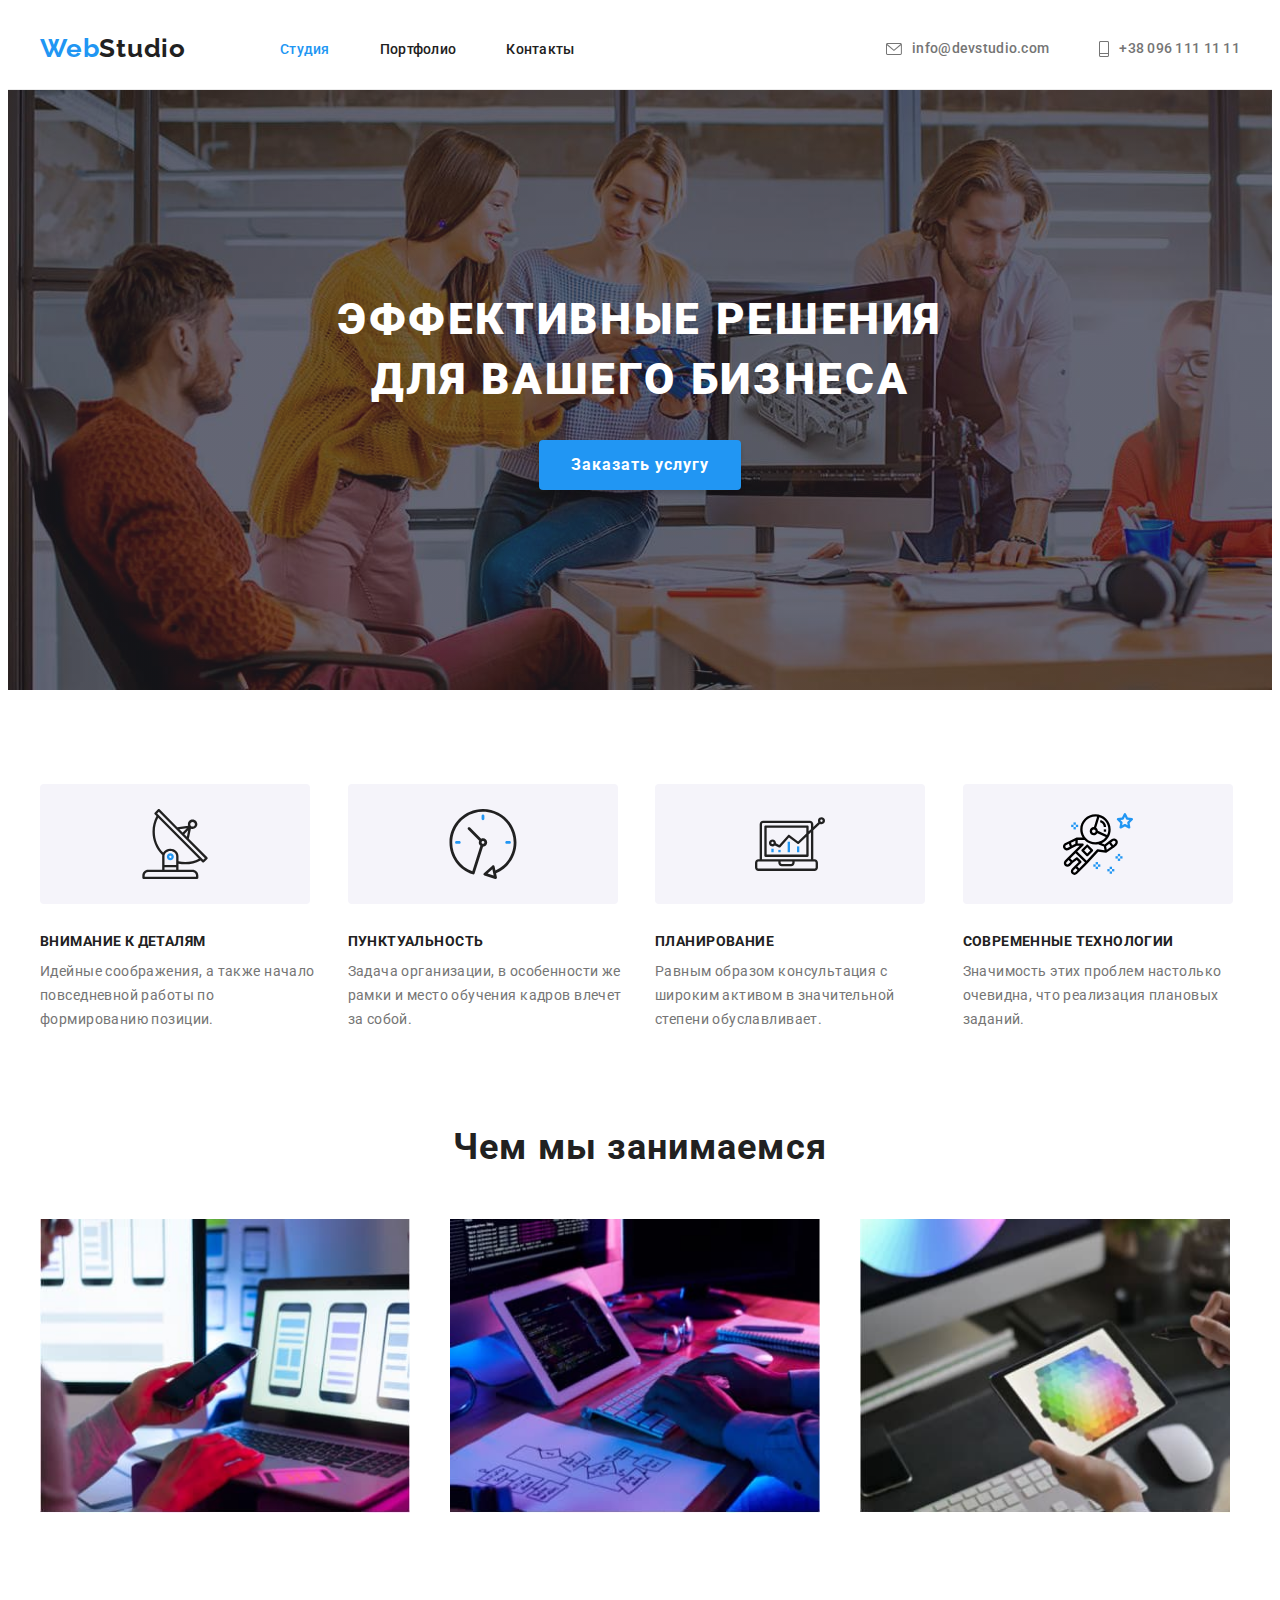
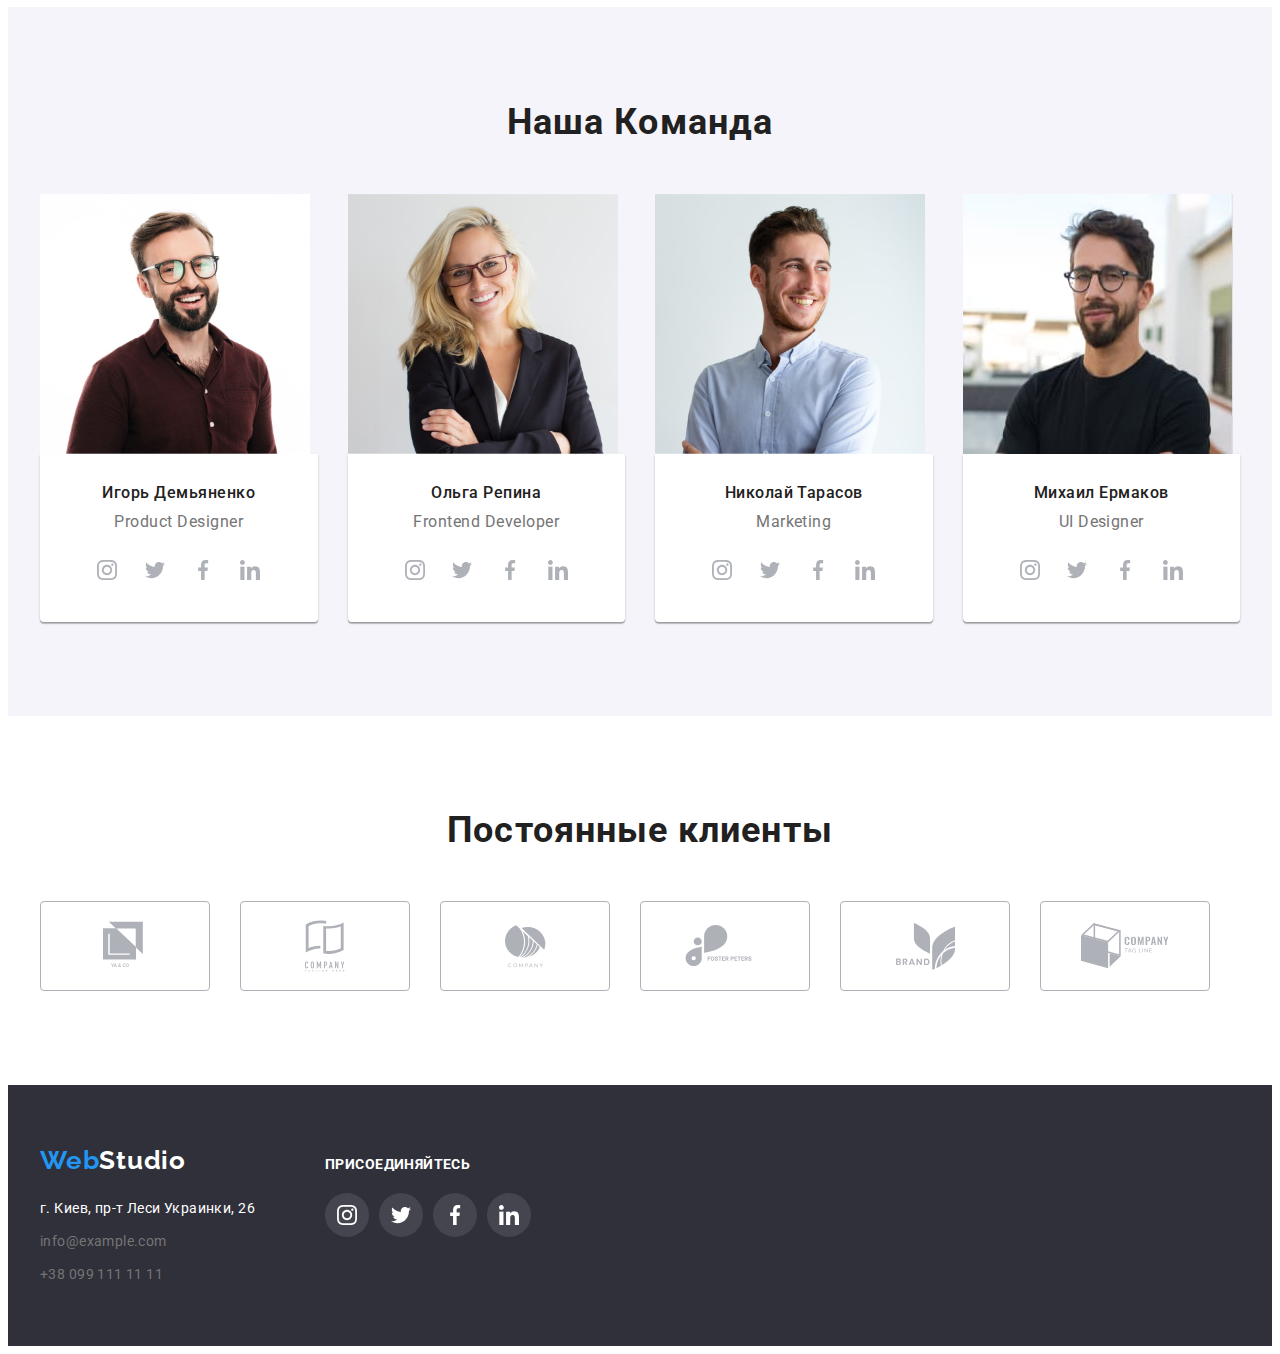
<file: index.html>
<!DOCTYPE html>
<html lang="ru">

<head>
    <link
        href="https://fonts.googleapis.com/css2?family=Raleway:wght@700&family=Roboto:wght@400;500;700;900&display=swap"
        rel="stylesheet">
    <meta charset="UTF-8">
    <link rel="stylesheet" href="https://cdnjs.cloudflare.com/ajax/libs/modern-normalize/1.0.0/modern-normalize.min.css"
        integrity="sha512-ISS7cAi1PEhQ8jnbJpJZMd29NlhNj4AWYyLOSp2CE/CsHxTCu+r+t0D2yoJudVrd0/8fTVPUVDzY5Tvli75u/g=="
        crossorigin="anonymous" />
    <meta http-equiv="X-UA-Compatible" content="IE=edge">
    <meta name="viewport" content="width=device-width, initial-scale=1.0">
    <link rel="stylesheet" href="./css/styles.css">
    <title>Веб-Студия</title>
</head>

<body>
    <header class="header">
        <div class="container">
      <nav class="navigation link">
    <a class="logo  link" href="./index.html" lang="en">
        Web<span class=" header-studio">Studio</span>
    </a>
    <ul class="navigation-list link list">
        <li class="navidation-item">
            <a class="navigation-link current link" href="./index.html">Студия</a>
        </li>
        <li class="navidation-item">
            <a class=" navigation-link   link" href="./portfolio.html">Портфолио</a>
        </li>
        <li class="navidation-item">
            <a class=" navigation-link link" href="">Контакты</a>
        </li>
    </ul>
    </nav>
     <div class="tells">
<ul class="tell-list list">
    <li class="tell-item"> 
        <a class="tell" href="mailto:info@devstudio.com"><svg class="tell-img" width="16" height="12">
            <use href="./images/sprite.svg#icon-envelope"></use>
        </svg>info@devstudio.com</a> </li>
    <li class="tell-item">
        
         <a class="tell" href="tel:+380961111111"><svg class="tell-img" width="10" height="16">
            <use href="./images/sprite.svg#icon-Vector"></use>
        </svg>+38 096 111 11 11</a>
         </li>
</ul>
     </div>
        </div>
 </header>
    <main>
        <!-- Hero -->
        <section class="heroo-color">
            <div class="container">
<h1 class="text">Эффективные решения <br> для вашего бизнеса</h1>
<button class="modal-btn" type="button">Заказать услугу</button>
          </div>
       </section>
       <!-- FEATURES -->
        <section class="features">
            <div class="container">
        <ul class="features-list list ">
            <li class="features-item">
                <div class="features-icon">
                    <svg class="features-img" width="70" height="70">
                        <use href="./images/sprite.svg#icon-antenna-1"></use>
                    </svg>
                </div>
                
                <h3 class="features-list-item">Внимание к деталям</h3>
                <p class="features-text-item">Идейные соображения, а также начало повседневной
                    работы по формированию позиции.</p>
        
            </li>
            <li class="features-item">
                <div class="features-icon">
                    <svg class="features-img" width="70" height="70">
                        <use href="./images/sprite.svg#icon-clock-1"></use>
                    </svg>
                </div>
               
                <h3 class="features-list-item">Пунктуальность</h3>
                <p class="features-text-item">
                    Задача организации, в особенности же рамки и место обучения кадров влечет за собой.
                </p>
        
            </li>
            <li class="features-item">
                <div class="features-icon">
                    <svg class="features-img" width="70" height="70">
                        <use href="./images/sprite.svg#icon-diagram-1"></use>
                    </svg>
                </div>
                
                <h3 class="features-list-item">Планирование</h3>
                <p class="features-text-item">
                    Равным образом консультация с широким активом в значительной степени обуславливает.
                </p>
        
            </li>
            <li class="features-item">
                <div class="features-icon">
                    <svg class="features-img" width="70" height="70">
                        <use href="./images/sprite.svg#icon-astronaut-1"></use>
                    </svg>
                </div>
             
                <h3 class="features-list-item">Современные технологии</h3>
                <p class="features-text-item">
                    Значимость этих проблем настолько очевидна, что реализация плановых заданий.
                </p>
        
            </li>
        </ul>
            </div>
            
        </section>
        <!-- WHAT_ARE_WE_DOING -->
        <section class="wedoing-list link">
            <div class="container">
                <h2 class="wedoing-list-title">Чем мы занимаемся</h2>
                <ul class="work-list list">
                
                    <li class="work-item">
                         <img src="./images/what_are_we_doing/job1.jpg" alt="пример_работы" width="370" height="294"> 
                        </li>
                    <li class="work-item">
                         <img src="./images/what_are_we_doing/job2.jpg" alt="пример_работы" width="370" height="294"> 
                        </li>
                    <li class="work-item"> 
                        <img src="./images/what_are_we_doing/job3.jpg" alt="пример_работы" width="370" height="294"> 
                    </li>
                </ul>
            </div>
        </section>
        <!-- TEAM -->
        <section class="our-team list link">
            <div class="container">
          <h2 class="our-team-first">Наша Команда</h2>
           <ul class="team-list list">
                    <li class="team-item">
                        <img src="./images/team/team1.jpg" alt="Член_команды" width="270" height="260">
                        <div class="our-team-wrapper">
                        <h3 class="name-team">
                            Игорь Демьяненко
                        </h3>
                         <p lang="en" class="proffesion-our-team">Product Designer</p>
                        <ul class="team-list-icon list ">
                            <li class="team-icon-item">
                                <a href="" class="team-icon-link link list"><svg class="team-icon" width="20" height="20">
                                        <use href="./images/sprite.svg#icon-instagram"></use>
                                    </svg></a>
                            </li>
                            <li class="team-icon-item">
                                <a href="" class="team-icon-link link list"><svg class="team-icon" width="20" height="20">
                                        <use href="./images/sprite.svg#icon-twitter"></use>
                                    </svg></a>
                            </li>
                            <li class="team-icon-item">
                                <a href="" class="team-icon-link link list"><svg class="team-icon" width="20" height="20">
                                        <use href="./images/sprite.svg#icon-facebook"></use>
                                    </svg></a>
                            </li>
                            <li class="team-icon-item">
                                <a href="" class="team-icon-link link list"><svg class="team-icon" width="20" height="20">
                                        <use href="./images/sprite.svg#icon-linkedin"></use>
                                    </svg></a>
                            </li>
                        </ul>
                        </div>
                        
                    </li>
                    <li class="team-item">
                        <img src="images/team/team2.jpg" alt="Член_команды" width="270" height="260">
                        <div class="our-team-wrapper">
                            <h3 class="name-team">
                                Ольга Репина
                            </h3>
                            <p lang="en" class="proffesion-our-team">Frontend Developer</p>
                        <ul class="team-list-icon list ">
                            <li class="team-icon-item">
                                <a href="" class="team-icon-link link list"><svg class="team-icon" width="20" height="20">
                                        <use href="./images/sprite.svg#icon-instagram"></use>
                                    </svg></a>
                            </li>
                            <li class="team-icon-item">
                                <a href="" class="team-icon-link link list"><svg class="team-icon" width="20" height="20">
                                        <use href="./images/sprite.svg#icon-twitter"></use>
                                    </svg></a>
                            </li>
                            <li class="team-icon-item">
                                <a href="" class="team-icon-link link list"><svg class="team-icon" width="20" height="20">
                                        <use href="./images/sprite.svg#icon-facebook"></use>
                                    </svg></a>
                            </li>
                            <li class="team-icon-item">
                                <a href="" class="team-icon-link link list"><svg class="team-icon" width="20" height="20">
                                        <use href="./images/sprite.svg#icon-linkedin"></use>
                                    </svg></a>
                            </li>
                        </ul>
                        </div>
                    </li>
                    <li class="team-item">
                        <img src="./images/team/team3.jpg" alt="Член_команды" width="270" height="260">
                        <div class="our-team-wrapper">
                            <h3 class="name-team">
                                Николай Тарасов
                            </h3>
                            <p lang="en" class="proffesion-our-team">Marketing</p>
                    <ul class="team-list-icon list ">
                        <li class="team-icon-item">
                            <a href="" class="team-icon-link link list"><svg class="team-icon" width="20" height="20">
                                    <use href="./images/sprite.svg#icon-instagram"></use>
                                </svg></a>
                        </li>
                        <li class="team-icon-item">
                            <a href="" class="team-icon-link link list"><svg class="team-icon" width="20" height="20">
                                    <use href="./images/sprite.svg#icon-twitter"></use>
                                </svg></a>
                        </li>
                        <li class="team-icon-item">
                            <a href="" class="team-icon-link link list"><svg class="team-icon" width="20" height="20">
                                    <use href="./images/sprite.svg#icon-facebook"></use>
                                </svg></a>
                        </li>
                        <li class="team-icon-item">
                            <a href="" class="team-icon-link link list"><svg class="team-icon" width="20" height="20">
                                    <use href="./images/sprite.svg#icon-linkedin"></use>
                                </svg></a>
                        </li>
                    </ul>
                        </div>
                    </li>
                    <li class="team-item">
                        <img src="./images/team/team4.jpg" alt="Член_команды" width="270" height="260">
                        <div class="our-team-wrapper">
                            <h3 class="name-team">
                                Михаил Ермаков
                            </h3>
                            <p class="proffesion-our-team">UI Designer</p>
                        <ul class="team-list-icon list ">
                            <li class="team-icon-item">
                                <a href="" class="team-icon-link link list"><svg class="team-icon" width="20" height="20">
                                        <use href="./images/sprite.svg#icon-instagram"></use>
                                    </svg></a>
                            </li>
                            <li class="team-icon-item">
                                <a href="" class="team-icon-link link list"><svg class="team-icon" width="20" height="20">
                                        <use href="./images/sprite.svg#icon-twitter"></use>
                                    </svg></a>
                            </li>
                            <li class="team-icon-item">
                                <a href="" class="team-icon-link link list"><svg class="team-icon" width="20" height="20">
                                        <use href="./images/sprite.svg#icon-facebook"></use>
                                    </svg></a>
                            </li>
                            <li class="team-icon-item">
                                <a href="" class="team-icon-link link list"><svg class="team-icon" width="20" height="20">
                                        <use href="./images/sprite.svg#icon-linkedin"></use>
                                    </svg></a>
                            </li>
                        </ul>

                        </div>
                    </li>
                   </ul>
            </div>
           
        </section>
        <section class="clients list">
            <h2 class="clients-title">Постоянные клиенты</h2>
            <div class="container">
                <ul class="clients-list">
                    <li class="clients-item">
                        <a href="" class="clients-link list link">
                            <svg class="clients-icon" width="44" height="50">
                                <use
                                href="./images/sprite.svg#icon-logo-1">
                                </use>
                            </svg>
                        </a>
                    </li>
                    <li class="clients-item">
                        <a href="" class="clients-link link">
                            <svg class="clients-icon" width="40" height="52">
                                <use
                                href="./images/sprite.svg#icon-logo-2">
                                </use>
                            </svg>
                        </a>
                    </li>
                    <li class="clients-item">
                        <a href="" class="clients-link link">
                            <svg class="clients-icon" width="41" height="43">
                                <use
                                href="./images/sprite.svg#icon-logo-3">
                                </use>
                            </svg>
                        </a>
                    </li>
                    <li class="clients-item">
                        <a href="" class="clients-link link">
                            <svg class="clients-icon" width="80" height="42">
                                <use
                                href="./images/sprite.svg#icon-logo-4">
                                </use>
                            </svg>
                        </a>
                    </li>
                    <li class="clients-item">
                        <a href="" class="clients-link link">
                            <svg class="clients-icon" width="59" height="47">
                                <use href="./images/sprite.svg#icon-logo-5">
                                </use>
                            </svg>
                        </a>
                    </li>
                    <li class="clients-item">
                        <a href="" class="clients-link link">
                            <svg class="clients-icon" width="88" height="46">
                                <use href="./images/sprite.svg#icon-Object">
                                </use>
                            </svg>
                        </a>
                    </li>
                </ul>
             </div>
        </section>
    </main>
        <footer class="footer">
            <div class="container">
                <div class="footer-logo-box">
                    <a class="logo  link" href="./index.html" lang="en">Web<span class="footer-light footer-dark">Studio</span> </a>
                    <address class="address">
                        <ul class="list footer-list">
                            <li class="footer-address-list">
                                <a class="footer-address link" href="https://goo.gl/maps/CNWoaTKzeVFjFcxj6" target="_blank"
                                    rel="noopener noreferrer">г. Киев, пр-т Леси Украинки, 26</a>
                            </li>
                            <li class="footer-address-list">
                                <a class="footer-mail-tel link" href="mailto:info@example.com">info@example.com</a>
                            </li>
                            <li class="footer-address-list">
                                <a class="footer-mail-tel link" href="tel:+380991111111">+38 099 111 11 11</a>
                            </li>
                        </ul>
                    </address>
                </div>
                <div class="section-footer-social-list">
                    <p class="footer-link-title">Присоединяйтесь</p>
                    <ul class="footer-social-list list">
                        <li class="footer-social-list-item">
                            <a href="" class="footer-social-list-link">
                                <svg class="footer-social-list-icon" width="20" height="20">
                                    <use href="./images/sprite.svg#icon-instagram"></use>
                                </svg>
                            </a>
                        </li>
                        <li class="footer-social-list-item">
                            <a href="" class="footer-social-list-link">
                                <svg class="footer-social-list-icon" width="20" height="20">
                                    <use href="./images/sprite.svg#icon-twitter"></use>
                                </svg>
                            </a>
                        </li>
                        <li class="footer-social-list-item">
                            <a href="" class="footer-social-list-link">
                                <svg class="footer-social-list-icon" width="20" height="20">
                                    <use href="./images/sprite.svg#icon-facebook"></use>
                                </svg>
                            </a>
                        </li>
                        <li class="footer-social-list-item">
                            <a href="" class="footer-social-list-link">
                                <svg class="footer-social-list-icon" width="20" height="20">
                                    <use href="./images/sprite.svg#icon-linkedin"></use>
                                </svg>
                            </a>
                        </li>
                    </ul>
                </div>
            </div>
        </footer>
     </body>

</html>
</file>
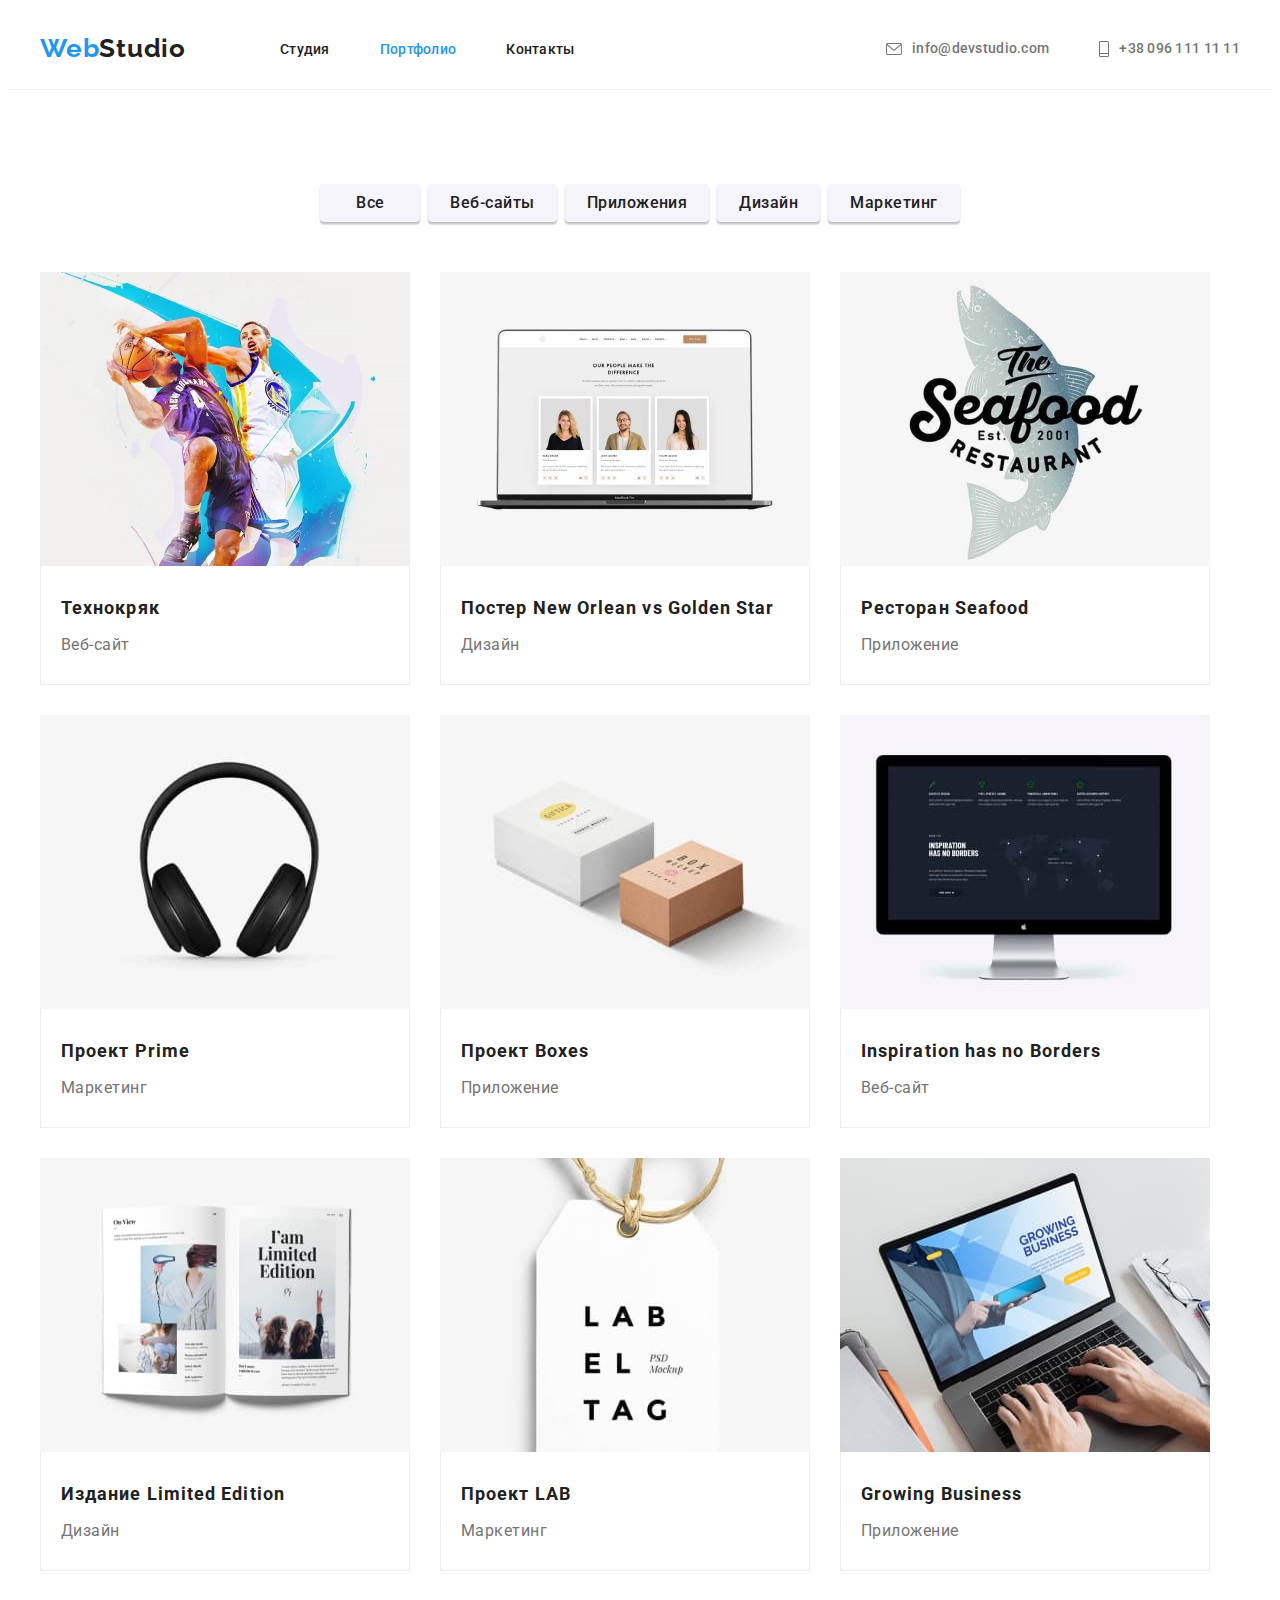
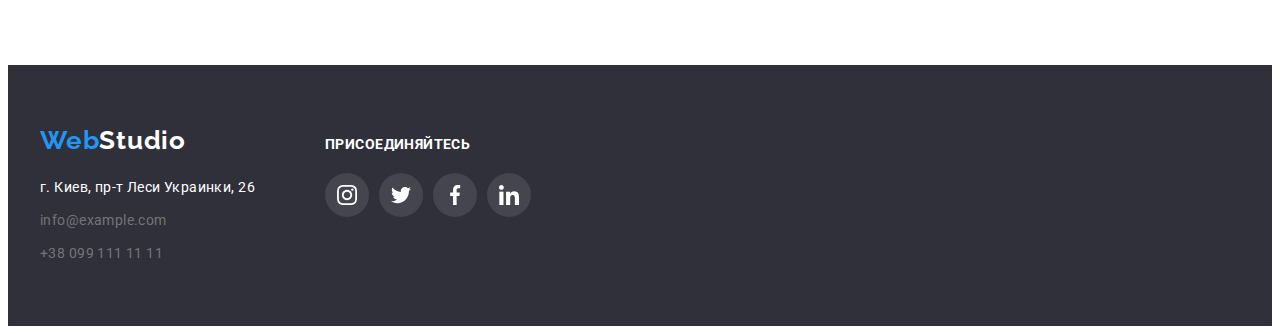
<file: portfolio.html>
<!DOCTYPE html>
<html lang="en">
<head>
    <link rel="stylesheet" href="https://cdnjs.cloudflare.com/ajax/libs/modern-normalize/1.0.0/modern-normalize.min.css"
        integrity="sha512-ISS7cAi1PEhQ8jnbJpJZMd29NlhNj4AWYyLOSp2CE/CsHxTCu+r+t0D2yoJudVrd0/8fTVPUVDzY5Tvli75u/g=="
        crossorigin="anonymous" />
        <link rel="preconnect" href="https://fonts.gstatic.com">
    <link href="https://fonts.googleapis.com/css2?family=Raleway:wght@700&family=Roboto:wght@400;500;700;900&display=swap"
        rel="stylesheet">
       <link rel="stylesheet" href="./css/styles.css">
    
    <meta charset="UTF-8">
    <meta http-equiv="X-UA-Compatible" content="IE=edge">
    <meta name="viewport" content="width=device-width, initial-scale=1.0">
    <title>Portfolio</title>
       </head>
        <body>
            <header class="header">
                <div class="container">
                    <nav class="navigation link">
                        <a class="logo  link" href="./index.html" lang="en">
                            Web<span class=" header-studio">Studio</span>
                        </a>
                        <ul class="navigation-list link list">
                            <li class="navidation-item">
                                <a class="navigation-link  link" href="./index.html">Студия</a>
                            </li>
                            <li class="navidation-item">
                                <a class=" navigation-link current link" href="./portfolio.html">Портфолио</a>
                            </li>
                            <li class="navidation-item">
                                <a class=" navigation-link link" href="">Контакты</a>
                            </li>
                        </ul>
                    </nav>
                    <div class="tells">
                    <ul class="tell-list list">
                        <li class="tell-item">
                             <a class="tell link" href="mailto:info@devstudio.com">
                                 <svg class="tell-img" width="16" height="12">
                                <use href="./images/sprite.svg#icon-envelope"></use>
                            </svg>info@devstudio.com</a> 
                        </li>
                        <li class="tell-item"> 
                            <a class="tell link " href="tel:+380961111111">
                                <svg class="tell-img" width="10" height="16">
                                <use href="./images/sprite.svg#icon-Vector"></use>
                            </svg>+38 096 111 11 11</a> 
                        </li>
                    </ul>
                    </div>
                   
                </div>
            </header>
            <main>
                <section class="main">
                   <div class="container">
                <ul class="main-list list">
                    <li class="list-btn">
                        <button class="main-btn" type="button">Все</button>
                    </li>
                    <li class="list-btn">
                        <button class="main-btn" type="button">Веб-сайты</button>
                    </li>
                    <li class="list-btn">
                        <button class="main-btn" type="button">Приложения</button>
                    </li>
                    <li class="list-btn">
                        <button class="main-btn" type="button">Дизайн</button>
                    </li>
                    <li class="list-btn">
                        <button class="main-btn" type="button">Маркетинг</button>
                    </li>
                </ul>
                <ul class="projekt-list list">
                    <li class="projekt-item">
    
                    <a href="" class="projekt-list-stile">
                        <img src="./images/port_filtr/filtr1.jpg" alt="призентация" width="370" height="294">
                        <div class="projekt-wrapper">
                            <h2 class="projekt-list-item">Технокряк</h2>
                            <p class="info-item">Веб-сайт</p>
                        </div>
                    </a>
                    </li>
                    <li class="projekt-item">
                        <a href="" class="projekt-list-stile">
                            <img src="./images/port_filtr/filtr2.jpg" alt="презентация" width="370" height="294">
                            <div class="projekt-wrapper">
                                <h2 class="projekt-list-item">Постер New Orlean vs Golden Star</h2>
                                <p class="info-item">Дизайн</p>
                            </div>
                        </a>
                    </li>
                    <li class="projekt-item">
                        <a href="" class="projekt-list-stile">
                            <img src="./images/port_filtr/filtr3.jpg" alt="призентация" width="370" height="294">
                            <div class="projekt-wrapper">
                                <h2 class="projekt-list-item">Ресторан Seafood</h2>
                                <p class="info-item">Приложение</p>
                            </div>
                        </a>
                    </li>
                    <li class="projekt-item">
                        <a href="" class="projekt-list-stile">
                            <img src="./images/port_filtr/filtr4.jpg" alt="призентация" width="370" height="294">
                            <div class="projekt-wrapper">
                                <h2 class="projekt-list-item">Проект Prime</h2>
                                <p class="info-item">Маркетинг</p>
                            </div>
                        </a>
                    </li>
                    <li class="projekt-item">
                        <a href="" class="projekt-list-stile">
                            <img src="./images/port_filtr/filtr5.jpg" alt="призентация" width="370" height="294">
                            <div class="projekt-wrapper">
                                <h2 class="projekt-list-item">Проект Boxes</h2>
                                <p class="info-item">Приложение</p>
                            </div>
                        </a>
                    </li>
                    <li class="projekt-item">
                        <a href="" class="projekt-list-stile">
                            <img src="./images/port_filtr/filtr6.jpg" alt="призентация" width="370" height="294">
                            <div class="projekt-wrapper">
                                <h2 class="projekt-list-item">Inspiration has no Borders</h2>
                                <p class="info-item">Веб-сайт</p>
                            </div>
                        </a>

                    </li>
                    <li class="projekt-item">
                        <a href="" class="projekt-list-stile">
                            <img src="./images/port_filtr/filtr7.jpg" alt="призентация" width="370" height="294">
                            <div class="projekt-wrapper">
                                <h2 class="projekt-list-item">Издание Limited Edition</h2>
                                <p class="info-item">Дизайн</p>
                            </div>
                        </a>

                    </li>
                    <li class="projekt-item"> <a href="" class="projekt-list-stile"> <img src="./images/port_filtr/filtr8.jpg"
                                alt="призентация" width="370" height="294">
                            <div class="projekt-wrapper">
                                <h2 class="projekt-list-item">Проект LAB</h2>
                                <p class="info-item">Маркетинг</p>
                            </div>
                        </a>
                    </li>
                    <li class="projekt-item">
                        <a href="" class="projekt-list-stile">
                            <img src="./images/port_filtr/filtr9.jpg" alt="призентация" width="370" height="294">
                            <div class="projekt-wrapper">
                                <h2 class="projekt-list-item">Growing Business</h2>
                                <p class="info-item">Приложение</p>
                            </div>
                        </a>
                </div>
                
            </li>
        </ul>
    </div>
             </section>
            </main>
<footer class="footer">
    <div class="container">
        <div class="footer-logo-box">
            <a class="logo  link" href="./index.html" lang="en">Web<span class="footer-light footer-dark">Studio</span>
            </a>
            <address class="address">
                <ul class="list footer-list">
                    <li class="footer-address-list">
                        <a class="footer-address link" href="https://goo.gl/maps/CNWoaTKzeVFjFcxj6" target="_blank"
                            rel="noopener noreferrer">г. Киев, пр-т Леси Украинки, 26</a>
                    </li>
                    <li class="footer-address-list">
                        <a class="footer-mail-tel link" href="mailto:info@example.com">info@example.com</a>
                    </li>
                    <li class="footer-address-list">
                        <a class="footer-mail-tel link" href="tel:+380991111111">+38 099 111 11 11</a>
                    </li>
                </ul>
            </address>
        </div>
        <div class="section-footer-social-list">
            <p class="footer-link-title">Присоединяйтесь</p>
            <ul class="footer-social-list list">
                <li class="footer-social-list-item">
                    <a href="" class="footer-social-list-link">
                        <svg class="footer-social-list-icon" width="20" height="20">
                            <use href="./images/sprite.svg#icon-instagram"></use>
                        </svg>
                    </a>
                </li>
                <li class="footer-social-list-item">
                    <a href="" class="footer-social-list-link">
                        <svg class="footer-social-list-icon" width="20" height="20">
                            <use href="./images/sprite.svg#icon-twitter"></use>
                        </svg>
                    </a>
                </li>
                <li class="footer-social-list-item">
                    <a href="" class="footer-social-list-link">
                        <svg class="footer-social-list-icon" width="20" height="20">
                            <use href="./images/sprite.svg#icon-facebook"></use>
                        </svg>
                    </a>
                </li>
                <li class="footer-social-list-item">
                    <a href="" class="footer-social-list-link">
                        <svg class="footer-social-list-icon" width="20" height="20">
                            <use href="./images/sprite.svg#icon-linkedin"></use>
                        </svg>
                    </a>
                </li>
            </ul>
        </div>
    </div>
</footer>
</body>
</html>
</file>
<file: css/styles.css>
:root {
  --main-font: "Roboto", sans-serif;
  --secondary-font: "Raleway", sans-serif;
  --accent-color: #2196f3;
  --text-decoration-color: #757575;
  --title-color: #212121;
  --secondary-color: #ffffff;
  --footer-color: #2f303a;
  --footer-link-kolor: rgba(255, 255, 255, 0.6);
  --bacgraund-color: #2f303a;
  --bacground-secon-color: #f5f4fa;
  --section-pt: 94px;
  --section-pb: 94px;
  --icon-color: #afb1b8;
}
body {
  font-family: var(--main-font);
  color: var(--title-color);
}
ul {
  list-style-type: none;
}
a {
  text-decoration: none;
}
h1,
h2,
h3,
h4,
h5,
h6,
p {
  margin: 0;
}

ul,
ol {
  margin: 0;
  padding: 0;
}

img {
  display: block;
}
.visually-hidden {
  position: absolute !important;
  clip: rect(1px 1px 1px 1px); /* IE6, IE7 */
  clip: rect(1px, 1px, 1px, 1px);
  padding: 0 !important;
  border: 0 !important;
  height: 1px !important;
  width: 1px !important;
  overflow: hidden;
}

.link {
  content: var(--accent-color);
  text-decoration: none;
}
.list {
  list-style: none;
  color: var(--text-decoration-color);
}

.adress {
  font-style: normal;
}
/* ------ header ---- */
.container {
  width: 1200px;
  margin: 0 auto;
  padding-left: 15px;
  padding-right: 15px;
}
.header .container {
  display: flex;
  align-items: center;
}
.header {
  display: flex;
  align-items: center;
  padding-top: 25px;
  padding-bottom: 25px;
  border-bottom: 1px solid #ececec;
}
.navigation {
  display: flex;
  align-items: center;
}
.navigation-list {
  display: flex;
  align-items: center;
  margin-left: 94px;
}
.tell:hover .tell-img,
.tell:focus .tell-img {
  fill: var(--accent-color);
}
.tell-img {
  fill: rgba(117, 117, 117, 1);
}

.tell-list {
  display: flex;
  align-items: center;
}
.tell-item:not(:last-child) {
  margin-right: 50px;
}

.navidation-item:not(:last-child) {
  margin-right: 50px;
}

.navigation-link:hover,
.navigation-link:focus {
  color: var(--accent-color);
}
.header-studio {
  color: var(--title-color);
}
.navigation-link {
  font-family: var(--main-font);
  font-weight: 500;
  font-size: 14px;
  line-height: 1.14;
  letter-spacing: 0.02em;
  color: var(--title-color);
  padding-top: 32px;
  padding-bottom: 32px;
}
.tells {
  display: flex;
  align-items: center;
  margin-left: auto;
}
.tell-img {
  margin-right: 10px;
}
.tell:hover,
.tell:focus {
  color: var(--accent-color);
}
.tell-img:hover,
.tell-img:focus {
  color: var(--accent-color);
}

.tell {
  display: flex;
  align-items: center;
  font-family: var(--main-font);
  font-weight: 500;
  font-size: 14px;
  line-height: 1.14;
  letter-spacing: 0.02em;
  color: var(--text-decoration-color);
}
.info:focus,
.info:hover {
  color: var(--accent-color);
}

.logo {
  font-family: var(--secondary-font);
  font-weight: 700;
  font-size: 26px;
  line-height: 1.2;
  letter-spacing: 0.03em;
  color: var(--accent-color);
}
.current {
  color: var(--accent-color);
}
/* ------ end header ---- */
/* ----- hero------ */
.text {
  font-family: var(--main-font);
  font-weight: 900;
  font-size: 44px;
  line-height: 1.36;
  letter-spacing: 0.06em;
  text-transform: uppercase;
  color: var(--secondary-color);
}
.heroo-color {
  background-color: var(--bacgraund-color);
  background-image: linear-gradient(
      rgba(47, 48, 58, 0.4),
      rgba(47, 48, 58, 0.4)
    ),
    url(../images/hero/hero.jpg);
  background-size: cover;
  background-repeat: no-repeat;
  max-width: 1600px;
  margin: 0 auto;
}
.heroo-color .container {
  text-align: center;
  width: 1200px;
  padding: 200px 0;
}
.modal-btn {
  font-family: inherit;
  font-weight: 700;
  font-size: 16px;
  line-height: 1.9;
  letter-spacing: 0.06em;
  color: var(--secondary-color);
  cursor: pointer;
  background: var(--accent-color);
  box-shadow: 0px 4px 4px rgba(0, 0, 0, 0.15);
  border-radius: 4px;
  padding: 10px 32px;
  min-width: 200px;
  margin-top: 30px;
  border-style: none;
}
.modal-btn:hover,
.modal-btn:focus {
  color: var(--secondary-color);
  background-color: var(--accent-color);
}

/* -----  end hero------ */

/* --- FEATURES ---*/
.features .container {
  width: 1200px;
  padding-top: 94px;
}
.features-list {
  display: flex;
  align-items: center;

  margin-left: -30px;
  margin-top: -30px;
}
.features-item {
  flex-basis: calc(100% / 4 - 30px);
  margin-left: 30px;
  margin-top: 30px;
}
.features-icon {
  display: flex;
  justify-content: center;
  align-items: center;
  margin-bottom: 30px;
  background-color: rgba(245, 244, 250, 1);
  border-radius: 4px;
  width: 270px;
  height: 120px;
}
.features-list-item {
  font-weight: 700;
  font-size: 14px;
  line-height: 1.14;
  letter-spacing: 0.03em;
  text-transform: uppercase;
  color: var(--title-color);
  margin-bottom: 10px;
}
.features-text-item {
  font-size: 14px;
  line-height: 1.7;
  letter-spacing: 0.03em;
  color: var(--text-decoration-color);
}
/* ---  end FEATURES ---*/
/* WHAT_ARE_WE_DOING */
.wedoing-list {
  padding-top: 94px;
}
.wedoing-list .container {
  width: 1200px;
  padding-bottom: 94px;
}
.work-list {
  display: flex;
  text-align: center;
  margin-left: -30px;
  margin-top: -30px;
}
.work-item {
  flex-basis: calc(100% / 3 - 30px);
  margin-left: 30px;
  margin-top: 30px;
}
.wedoing-list-title {
  font-weight: 700;
  font-size: 36px;
  line-height: 1.2;
  text-align: center;
  letter-spacing: 0.03em;
  margin-bottom: 50px;
  color: var(--title-color);
}
/* end WHAT_ARE_WE_DOING */
/* ---Team--- */
.our-team {
  align-items: center;
  padding-top: var(--section-pt);
  padding-bottom: var(--section-pb);
  background-color: var(--bacground-secon-color);
}
.our-team .container {
  width: 1200px;
}
.team-list {
  display: flex;
  text-align: center;
  margin-left: -30px;
  margin-top: -30px;
}
.team-item {
  flex-basis: calc(100% / 4 - 30px);
  margin-left: 30px;
  margin-top: 30px;
}
.team-icon-link:hover,
.team-icon-link:focus {
  background-color: var(--accent-color);
}
.team-icon-link:hover .team-icon,
.team-icon-link:focus .team-icon {
  fill: var(--secondary-color);
}

.team-list-icon {
  display: flex;
  align-items: center;
  justify-content: space-between;
  margin-top: 16px;
}

.team-icon-link {
  display: flex;
  justify-content: center;
  align-items: center;
  width: 44px;
  height: 44px;
  border-radius: 50%;
  fill: var(--icon-color);
}
.our-team-wrapper {
  padding: 30px 45px;
  background: var(--secondary-color);
  box-shadow: 0px 1px 3px rgba(0, 0, 0, 0.12), 0px 1px 1px rgba(0, 0, 0, 0.14),
    0px 2px 1px rgba(0, 0, 0, 0.2);
  border-radius: 0px 0px 4px 4px;
}

.our-team-first {
  text-align: center;
  font-weight: 700;
  font-size: 36px;
  line-height: 1.2;
  letter-spacing: 0.03em;
  color: var(--title-color);
  margin-bottom: 50px;
}
.name-team {
  font-weight: 500;
  font-size: 16px;
  line-height: 1.18;
  letter-spacing: 0.03em;
  margin-bottom: 10px;
  color: var(--title-color);
}
.proffesion-our-team {
  font-size: 16px;
  line-height: 1.18;
  letter-spacing: 0.03em;
  color: var(--text-decoration-color);
}
/* --- end Team--- */
/* ----clients---- */
.clients {
  padding-top: var(--section-pt);
  padding-bottom: var(--section-pt);
}
.clients-title {
  font-family: var(--main-font);
  font-weight: 700;
  font-size: 36px;
  line-height: 1.16;
  text-align: center;
  letter-spacing: 0.03em;
  color: var(--title-color);
}
.clients-link:hover,
.clients-link:focus {
  border: 1px solid rgba(33, 150, 243, 1);
  border-radius: 4px;
}

.clients-link:hover .clients-icon,
.clients-link:focus .clients-icon {
  fill: var(--accent-color);
}
.clients-link {
  display: flex;
  align-items: center;
  justify-content: center;
  fill: var(--icon-color);
  border: 1px solid #afb1b8;
  box-sizing: border-box;
  border-radius: 4px;
  width: 170px;
  height: 90px;
}
.clients-item:not(:first-child) {
  margin-left: 30px;
}

.clients-list {
  display: flex;
  align-items: center;
  margin-top: 50px;
}

/* ----end clients---- */
/* --footer-- */

.adress {
  display: flex;
  flex-direction: column;
  margin-top: 20px;
}
.footer-dark {
  color: var(--secondary-color);
}
.footer {
  display: flex;
  align-items: center;
  justify-content: center;
  background-color: var(--footer-color);
  padding-top: 60px;
  padding-bottom: 60px;
}

.footer .container {
  display: flex;
  align-items: baseline;
}
.footer-logo-box {
  margin-right: 70px;
}
.address {
  font-style: normal;
  margin-top: 20px;
}

.section-footer-social-list {
  width: 206px;
  height: 80px;
  margin: 0;
  padding: 0;
  box-sizing: content-box;
}

.footer-link-title {
  font-family: var(--main-font);
  font-weight: 700;
  font-size: 14px;
  line-height: 1.14;
  letter-spacing: 0.03em;
  text-transform: uppercase;
  color: var(--secondary-color);
  margin-bottom: 20px;
}

.footer-social-list {
  display: flex;
  align-items: center;
  justify-content: center;
}

.footer-social-list-item:not(:last-child) {
  margin-right: 10px;
}

.footer-social-list-link {
  display: flex;
  align-items: center;
  justify-content: center;
  width: 44px;
  height: 44px;
  border-radius: 50%;
  fill: var(--secondary-color);
  background-color: rgba(255, 255, 255, 0.1);
}

.footer-social-list-link:hover,
.footer-social-list-link:focus {
  fill: var(--secondary-color);
  background-color: var(--accent-color);
}

.footer-list {
  display: flex;
  flex-direction: column;
  justify-content: flex-start;
  align-items: flex-start;
}

.footer-address-list:not(:last-child) {
  margin-bottom: 9px;
}

.footer-address {
  font-weight: 400;
  font-size: 14px;
  line-height: 1.71;
  letter-spacing: 0.03em;
  color: var(--secondary-color);
}

.footer-mail-tel {
  font-weight: 400;
  font-size: 14px;
  line-height: 1.71;
  letter-spacing: 0.03em;
  color: var(--footer-mail-tel);
}

/* --end footer-- */
/* --- portfolio---- */
.main {
  padding-top: 94px;
  padding-bottom: 94px;
}
.main .container {
  width: 1200px;
  padding-left: 15px;
  padding-right: 15px;
}
.main-list {
  display: flex;
  margin-bottom: 50px;
  flex-direction: row;
  justify-content: center;
}
.list-btn:not(:last-child) {
  margin-right: 8px;
}

.projekt-list {
  display: flex;
  align-items: center;
  flex-wrap: wrap;
  margin-left: -30px;
  margin-top: -30px;
}

.main-btn:hover,
.main-btn:focus {
  color: var(--bacground-secon-color);
  background: var(--accent-color);
}
.main-btn {
  font-family: inherit;
  font-weight: 500;
  font-size: 16px;
  line-height: 1.62;
  letter-spacing: 0.03em;
  color: var(--title-color);
  background: var(--bacground-secon-color);
  box-shadow: 0px 3px 1px rgba(0, 0, 0, 0.1), 0px 1px 2px rgba(0, 0, 0, 0.08),
    0px 2px 2px rgba(0, 0, 0, 0.12);
  border-radius: 4px;
  border-style: none;
  min-width: 100px;
  cursor: pointer;
  padding: 6px 22px;
}
.projekt-item:hover {
  filter: drop-shadow(0px 4px 4px rgba(0, 0, 0, 0.25));
}
.projekt-item {
  font-weight: 700;
  font-size: 18px;
  line-height: 2;
  letter-spacing: 0.06em;
  color: var(--title-color);
  background-color: var(--secondary-color);
  flex-basis: calc(100% / 9 - 30px);
  margin-left: 30px;
  margin-top: 30px;
}
.projekt-list-item {
  font-family: var(--main-font);
  font-weight: 700;
  font-size: 18px;
  line-height: 2;
  letter-spacing: 0.06em;
  color: var(--title-color);
  margin-bottom: 4px;
}
.projekt-wrapper {
  border: 1px solid rgba(238, 238, 238, 1);
  padding: 24px 20px;
  border-top: none;
}
.info-item {
  font-weight: 400;
  font-size: 16px;
  line-height: 1.87;
  letter-spacing: 0.03em;
  color: var(--text-decoration-color);
}

/* ----portfolio---- */
</file>
